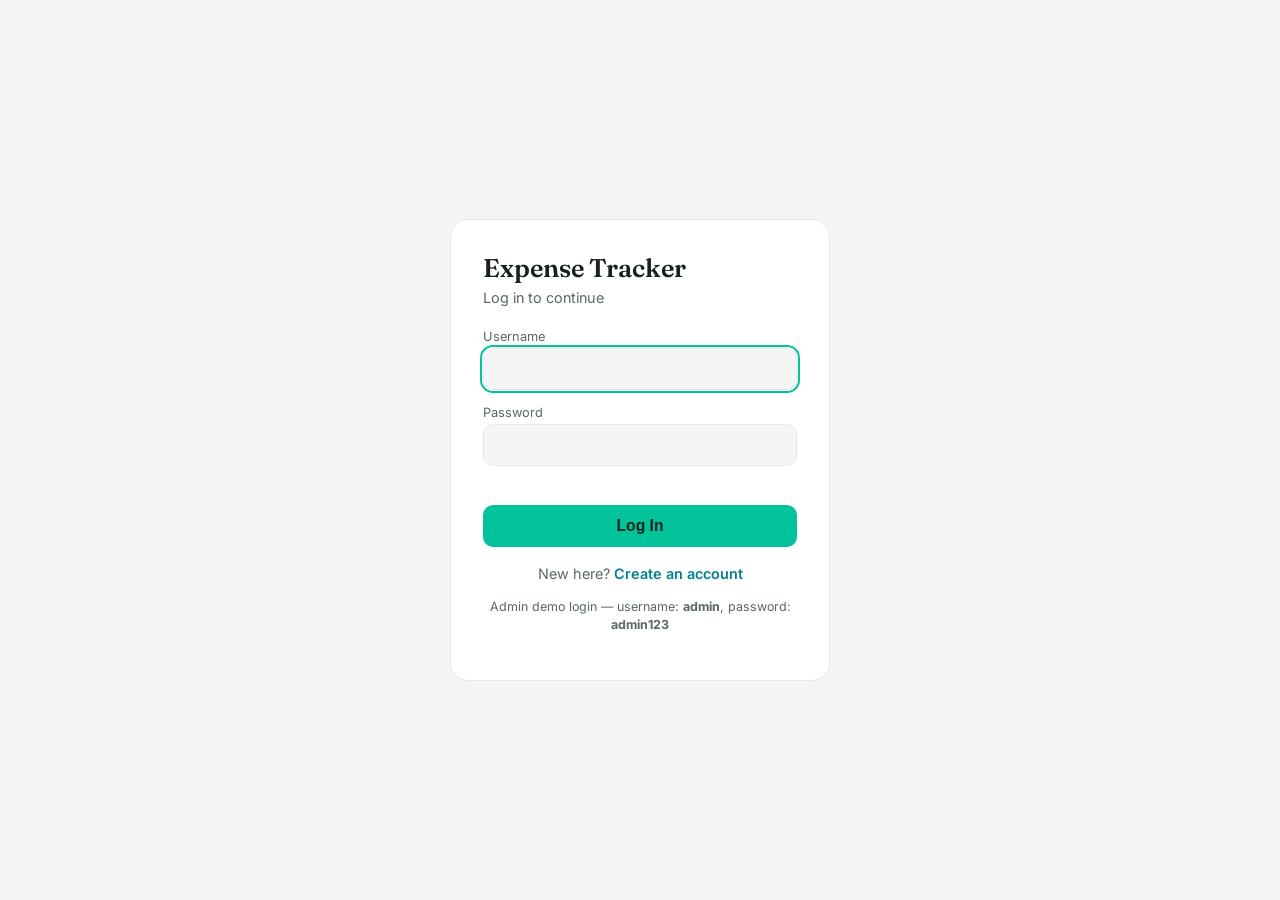
<file: expense-tracker-webapp/index.html>
<!DOCTYPE html>
<html lang="en">
<head>
<meta charset="UTF-8">
<meta name="viewport" content="width=device-width, initial-scale=1">
<title>Expense Tracker — Login</title>
<link rel="preconnect" href="https://fonts.googleapis.com">
<link href="https://fonts.googleapis.com/css2?family=Fraunces:opsz,wght@9..144,600&family=Inter:wght@400;500;600;700&display=swap" rel="stylesheet">
<link rel="stylesheet" href="css/style.css">
</head>
<body>
<div class="auth-wrap">
  <div class="auth-card">
    <h1>Expense Tracker</h1>
    <p class="sub">Log in to continue</p>
    <form id="loginForm">
      <div class="field">
        <label for="username">Username</label>
        <input type="text" id="username" required autofocus>
      </div>
      <div class="field">
        <label for="password">Password</label>
        <input type="password" id="password" required>
      </div>
      <div class="formErr" id="formErr"></div>
      <button type="submit" class="primary">Log In</button>
    </form>
    <p class="switch">New here? <a href="signup.html">Create an account</a></p>
    <p class="hint">Admin demo login — username: <strong>admin</strong>, password: <strong>admin123</strong></p>
  </div>
</div>
<script src="js/common.js"></script>
<script src="js/login.js"></script>
</body>
</html>
</file>
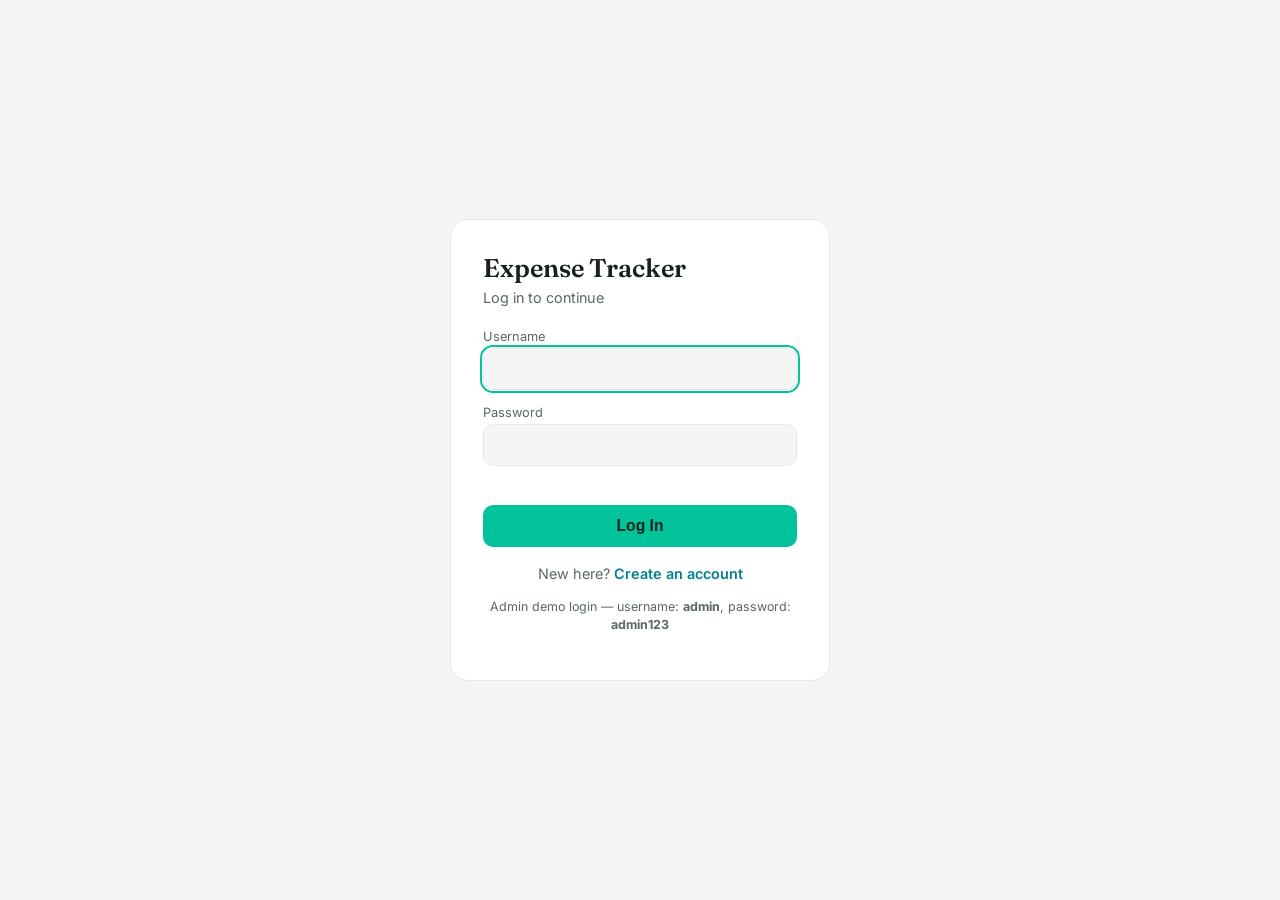
<file: expense-tracker-webapp/admin.html>
<!DOCTYPE html>
<html lang="en">
<head>
<meta charset="UTF-8">
<meta name="viewport" content="width=device-width, initial-scale=1">
<title>Expense Tracker — Admin</title>
<link rel="preconnect" href="https://fonts.googleapis.com">
<link href="https://fonts.googleapis.com/css2?family=Fraunces:opsz,wght@9..144,500;9..144,600&family=Inter:wght@400;500;600;700&display=swap" rel="stylesheet">
<link rel="stylesheet" href="css/style.css">
</head>
<body>
<div class="app-shell">
  <div class="topbar">
    <div class="brand">Expense Tracker<span>Admin Module</span></div>
    <div class="who">
      <span id="whoami"></span><span class="role-badge">Admin</span>
      <button class="logout" id="logoutBtn">Log Out</button>
    </div>
  </div>

  <div class="content">
    <div class="hero">
      <div class="stat"><div class="num" id="userCount">0</div><div class="lbl">Registered users</div></div>
      <div class="stat"><div class="num" id="allTxnCount">0</div><div class="lbl">Total transactions</div></div>
      <div class="stat"><div class="num" id="allTotal">₹0</div><div class="lbl">Total spent (all users)</div></div>
    </div>

    <div class="card">
      <h2>Manage categories</h2>
      <div class="member-add">
        <input type="text" id="catInput" placeholder="Add a category, e.g. Health">
        <button type="button" id="addCatBtn">Add</button>
      </div>
      <div class="chip-row" id="catChips"></div>
    </div>

    <div class="card">
      <h2>All registered users</h2>
      <table class="users" id="usersTable">
        <thead><tr><th>Username</th><th>Role</th><th>Transactions</th><th>Total Spent</th><th></th></tr></thead>
        <tbody id="usersBody"></tbody>
      </table>
    </div>
  </div>
</div>
<script src="js/common.js"></script>
<script src="js/admin.js"></script>
</body>
</html>
</file>
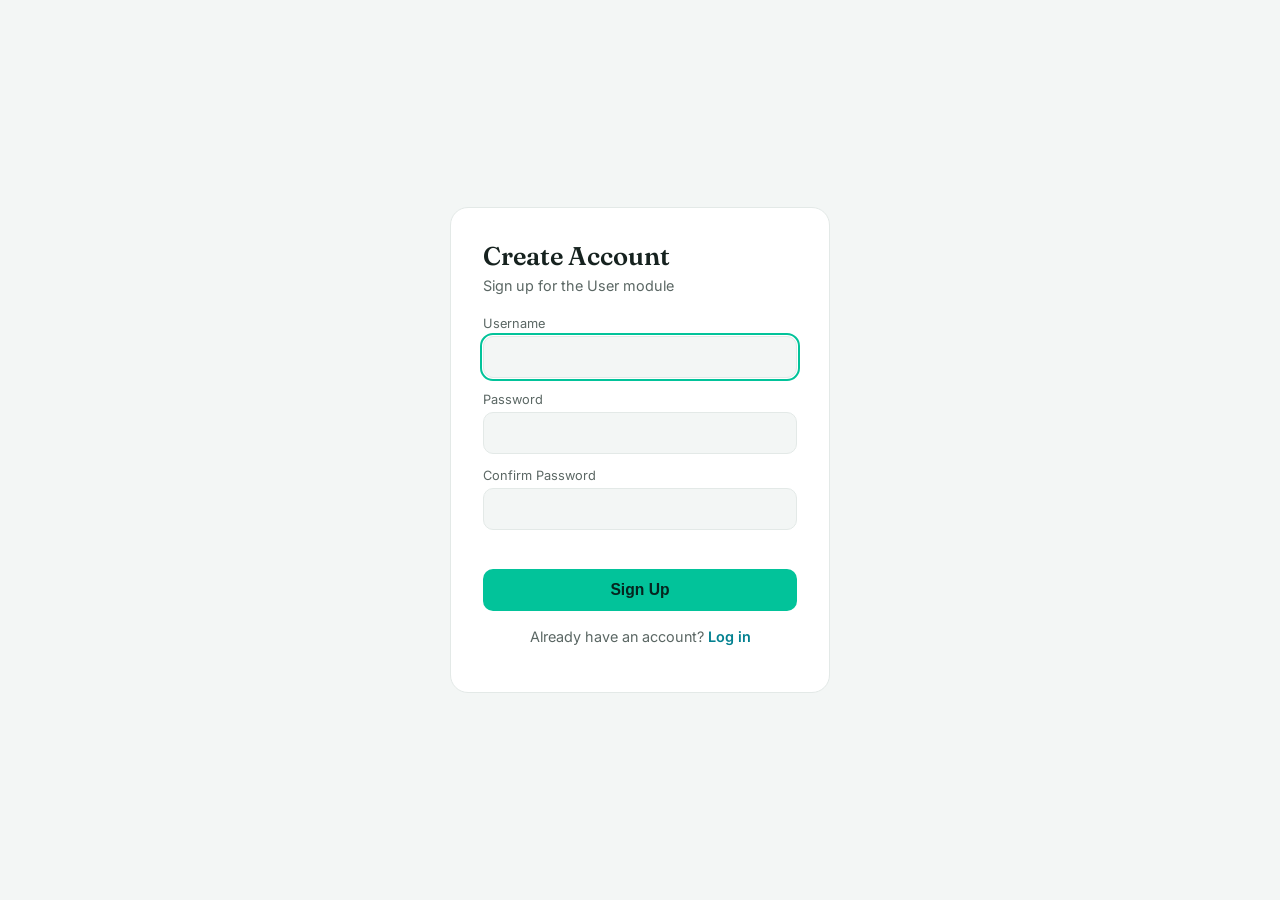
<file: expense-tracker-webapp/signup.html>
<!DOCTYPE html>
<html lang="en">
<head>
<meta charset="UTF-8">
<meta name="viewport" content="width=device-width, initial-scale=1">
<title>Expense Tracker — Sign Up</title>
<link rel="preconnect" href="https://fonts.googleapis.com">
<link href="https://fonts.googleapis.com/css2?family=Fraunces:opsz,wght@9..144,600&family=Inter:wght@400;500;600;700&display=swap" rel="stylesheet">
<link rel="stylesheet" href="css/style.css">
</head>
<body>
<div class="auth-wrap">
  <div class="auth-card">
    <h1>Create Account</h1>
    <p class="sub">Sign up for the User module</p>
    <form id="signupForm">
      <div class="field">
        <label for="username">Username</label>
        <input type="text" id="username" required autofocus>
      </div>
      <div class="field">
        <label for="password">Password</label>
        <input type="password" id="password" required minlength="4">
      </div>
      <div class="field">
        <label for="confirm">Confirm Password</label>
        <input type="password" id="confirm" required minlength="4">
      </div>
      <div class="formErr" id="formErr"></div>
      <button type="submit" class="primary">Sign Up</button>
    </form>
    <p class="switch">Already have an account? <a href="index.html">Log in</a></p>
  </div>
</div>
<script src="js/common.js"></script>
<script src="js/signup.js"></script>
</body>
</html>
</file>
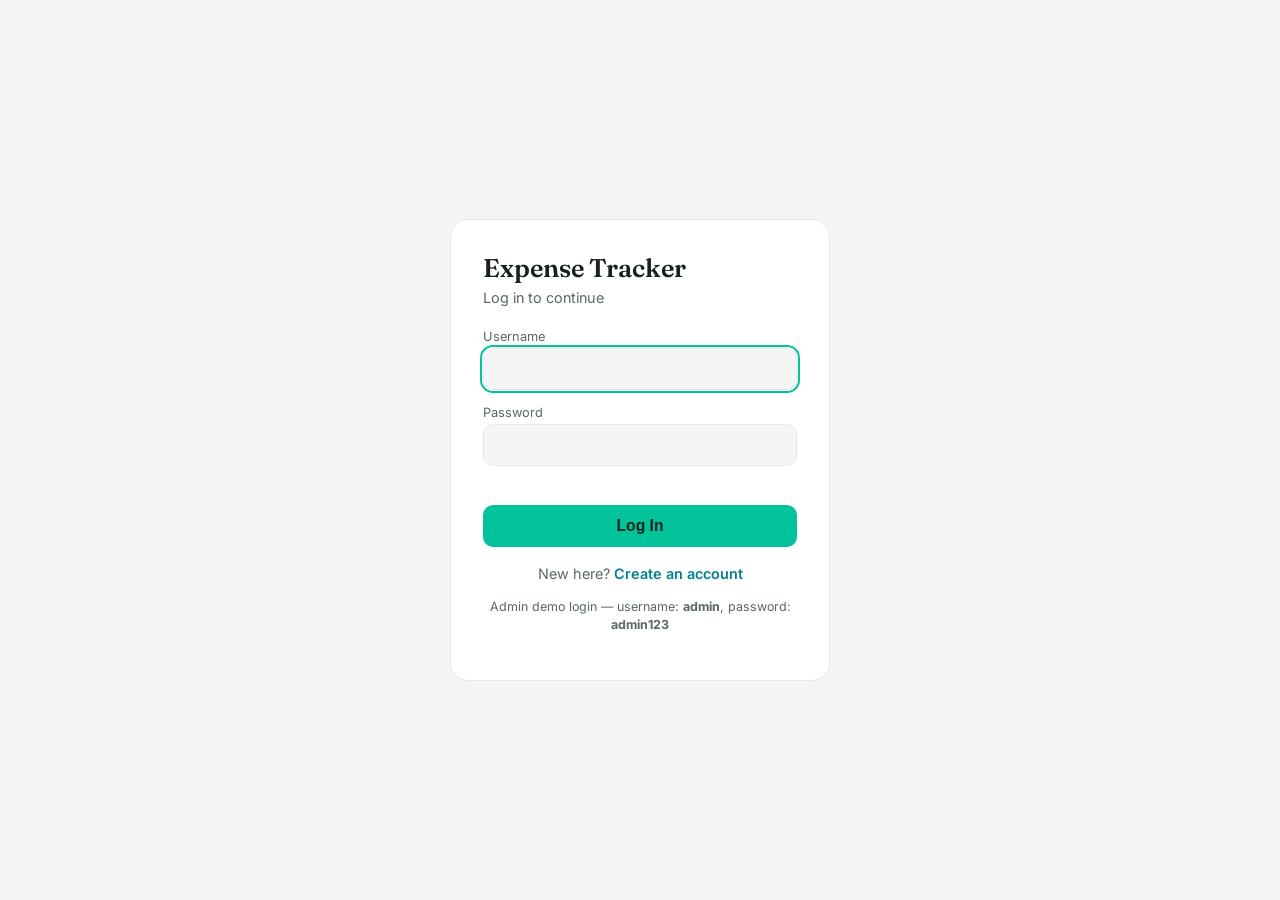
<file: expense-tracker-webapp/user.html>
<!DOCTYPE html>
<html lang="en">
<head>
<meta charset="UTF-8">
<meta name="viewport" content="width=device-width, initial-scale=1">
<title>Expense Tracker — User</title>
<link rel="preconnect" href="https://fonts.googleapis.com">
<link href="https://fonts.googleapis.com/css2?family=Fraunces:opsz,wght@9..144,500;9..144,600&family=Inter:wght@400;500;600;700&display=swap" rel="stylesheet">
<link rel="stylesheet" href="css/style.css">
</head>
<body>
<div class="app-shell">
  <div class="topbar">
    <div class="brand">Expense Tracker<span>User Module</span></div>
    <div class="who">
      <span id="whoami"></span><span class="role-badge">User</span>
      <button class="logout" id="logoutBtn">Log Out</button>
    </div>
  </div>

  <div class="content">
    <div class="hero">
      <div class="stat"><div class="num" id="totalSpent">₹0</div><div class="lbl">Total spent</div></div>
      <div class="stat"><div class="num" id="txnCount">0</div><div class="lbl">Transactions</div></div>
      <div class="stat"><div class="num" id="topCat">—</div><div class="lbl">Top category</div></div>
    </div>

    <div class="card">
      <h2>Group members</h2>
      <div class="member-add">
        <input type="text" id="memberInput" placeholder="Add a name, e.g. Asha">
        <button type="button" id="addMemberBtn">Add</button>
      </div>
      <div class="chip-row" id="memberChips"></div>
    </div>

    <div class="card">
      <h2>Add an expense</h2>
      <form id="expenseForm" class="grid-2">
        <div>
          <label for="amount">Amount (₹)</label>
          <input type="number" id="amount" min="0.01" step="0.01" placeholder="0.00" required>
        </div>
        <div>
          <label for="paidBy">Paid by</label>
          <select id="paidBy" required><option value="">Add a member first</option></select>
        </div>
        <div>
          <label for="category">Category</label>
          <select id="category" required></select>
        </div>
        <div>
          <label for="date">Date</label>
          <input type="date" id="date" required>
        </div>
        <div class="full">
          <label for="desc">Description (optional)</label>
          <input type="text" id="desc" placeholder="e.g. Groceries">
        </div>
        <div class="err" id="formErr"></div>
        <button type="submit" class="add">Add expense</button>
      </form>
    </div>

    <div class="card">
      <h2>Spending by category</h2>
      <div class="bars" id="bars"><p class="empty">Add an expense to see the breakdown.</p></div>
    </div>

    <div class="card">
      <h2>Spending by person</h2>
      <div class="bars" id="personBars"><p class="empty">Add an expense to see who's spending.</p></div>
    </div>

    <div class="card">
      <h2>Recent expenses</h2>
      <ul class="list" id="list"></ul>
    </div>
  </div>
</div>
<script src="js/common.js"></script>
<script src="js/user.js"></script>
</body>
</html>
</file>
<file: expense-tracker-webapp/css/style.css>
:root {
  box-sizing: border-box;
  --teal: #028090;
  --seafoam: #00A896;
  --mint: #02C39A;
  --dark: #0B2B2E;
  --bg: #F3F6F5;
  --card: #FFFFFF;
  --ink: #16221F;
  --muted: #5B6764;
  --border: #E3E9E7;
  --danger: #B3453A;
}
* { box-sizing: border-box; }
body {
  margin: 0;
  background: var(--bg);
  color: var(--ink);
  font-family: 'Inter', -apple-system, Segoe UI, sans-serif;
  -webkit-font-smoothing: antialiased;
}
h1, h2, h3 { font-family: 'Fraunces', Georgia, serif; font-weight: 600; margin: 0; }
a { color: var(--teal); }

/* ---------- Auth pages (login / signup) ---------- */
.auth-wrap {
  min-height: 100vh; display: flex; align-items: center; justify-content: center; padding: 1.5rem;
}
.auth-card {
  background: var(--card); border: 1px solid var(--border); border-radius: 18px;
  padding: 2rem; width: 100%; max-width: 380px;
}
.auth-card h1 { font-size: 1.6rem; margin-bottom: 0.3rem; }
.auth-card p.sub { color: var(--muted); font-size: 0.9rem; margin: 0 0 1.4rem; }
.field { margin-bottom: 0.9rem; }
.field label { display: block; font-size: 0.8rem; color: var(--muted); margin-bottom: 0.3rem; }
.field input, .field select {
  width: 100%; padding: 0.65rem 0.75rem; border-radius: 10px; border: 1px solid var(--border);
  background: var(--bg); color: var(--ink); font: inherit; font-size: 0.95rem;
}
.field input:focus, .field select:focus { outline: 2px solid var(--mint); outline-offset: 1px; }
button.primary {
  width: 100%; background: var(--mint); color: #06251F; border: none; border-radius: 10px;
  padding: 0.75rem; font-weight: 600; font-size: 0.98rem; cursor: pointer; margin-top: 0.3rem;
}
button.primary:hover { filter: brightness(1.05); }
.switch { text-align: center; margin-top: 1.1rem; font-size: 0.9rem; color: var(--muted); }
.switch a { font-weight: 600; text-decoration: none; }
.hint { font-size: 0.78rem; color: var(--muted); margin-top: 1rem; text-align: center; line-height: 1.5; }
.formErr { color: var(--danger); font-size: 0.85rem; min-height: 1.1em; margin: -0.3rem 0 0.6rem; }

/* ---------- App shell (user.html / admin.html) ---------- */
.app-shell { display: grid; grid-template-rows: auto 1fr; min-height: 100vh; }
.topbar {
  display: flex; justify-content: space-between; align-items: center;
  padding: 0.9rem 1.5rem; background: var(--dark); color: #fff;
}
.topbar .brand { font-size: 1.15rem; }
.topbar .brand span { color: var(--mint); font-family: 'Inter', sans-serif; font-weight: 500; font-size: 0.8rem; display: block; }
.topbar .who { display: flex; align-items: center; gap: 1rem; font-size: 0.9rem; }
.topbar .role-badge {
  background: var(--mint); color: #06251F; border-radius: 999px; padding: 0.15rem 0.6rem;
  font-size: 0.72rem; font-weight: 700; text-transform: uppercase; letter-spacing: 0.03em;
}
.topbar button.logout {
  background: transparent; color: #fff; border: 1px solid rgba(255,255,255,0.35); border-radius: 8px;
  padding: 0.45rem 0.85rem; font-weight: 600; cursor: pointer; font-size: 0.85rem;
}
.topbar button.logout:hover { background: rgba(255,255,255,0.1); }
.content { padding: 1.75rem 1.25rem 3rem; max-width: 900px; margin: 0 auto; width: 100%; }

/* ---------- Shared cards / forms / bars / lists ---------- */
.hero {
  background: linear-gradient(135deg, var(--teal), var(--dark)); color: #fff; border-radius: 20px;
  padding: 1.6rem 1.4rem; margin-bottom: 1.4rem; display: flex; flex-wrap: wrap; gap: 1.4rem;
}
.hero .stat { flex: 1; min-width: 130px; }
.hero .stat .num { font-family: 'Fraunces', serif; font-size: clamp(1.4rem, 5vw, 1.9rem); font-weight: 600; }
.hero .stat .lbl { font-size: 0.8rem; opacity: 0.85; margin-top: 0.15rem; }
.card { background: var(--card); border: 1px solid var(--border); border-radius: 16px; padding: 1.3rem; margin-bottom: 1.2rem; }
.card h2 { font-size: 1.1rem; margin-bottom: 0.9rem; }
.grid-2 { display: grid; grid-template-columns: 1fr 1fr; gap: 0.8rem; }
.grid-2 .full { grid-column: 1 / -1; }
label { display: block; font-size: 0.8rem; color: var(--muted); margin-bottom: 0.3rem; }
input, select { width: 100%; padding: 0.6rem 0.7rem; border-radius: 10px; border: 1px solid var(--border); background: var(--bg); color: var(--ink); font: inherit; font-size: 0.93rem; }
input:focus, select:focus, button:focus-visible { outline: 2px solid var(--mint); outline-offset: 1px; }
button.add {
  grid-column: 1 / -1; background: var(--mint); color: #06251F; border: none; border-radius: 10px;
  padding: 0.7rem; font-weight: 600; font-size: 0.95rem; cursor: pointer;
}
.err { grid-column: 1/-1; color: var(--danger); font-size: 0.85rem; min-height: 1.1em; margin: -0.2rem 0 0; }
.member-add { display: flex; gap: 0.6rem; }
.member-add input { flex: 1; }
.member-add button { background: var(--teal); color: #fff; border: none; border-radius: 10px; padding: 0 1.1rem; font-weight: 600; cursor: pointer; font-size: 0.9rem; }
.chip-row { display: flex; flex-wrap: wrap; gap: 0.5rem; margin-top: 0.9rem; }
.chip { display: flex; align-items: center; gap: 0.35rem; background: var(--bg); border: 1px solid var(--border); border-radius: 999px; padding: 0.35rem 0.5rem 0.35rem 0.9rem; font-size: 0.85rem; }
.chip button { border: none; background: transparent; color: var(--muted); cursor: pointer; font-size: 0.95rem; line-height: 1; padding: 0.1rem 0.3rem; }
.chip button:hover { color: var(--danger); }
.bars { display: flex; flex-direction: column; gap: 0.7rem; }
.bar-row .top { display: flex; justify-content: space-between; font-size: 0.87rem; margin-bottom: 0.3rem; }
.bar-track { background: var(--bg); border-radius: 999px; height: 9px; overflow: hidden; }
.bar-fill { height: 100%; border-radius: 999px; background: var(--seafoam); }
ul.list { list-style: none; margin: 0; padding: 0; display: flex; flex-direction: column; gap: 0.6rem; }
ul.list li { display: flex; align-items: center; gap: 0.85rem; padding: 0.65rem 0.1rem; border-bottom: 1px solid var(--border); }
ul.list li:last-child { border-bottom: none; }
.cat-dot { width: 0.55rem; height: 0.55rem; border-radius: 50%; flex: none; }
.item-main { flex: 1; min-width: 0; }
.item-main .desc { font-weight: 500; font-size: 0.95rem; }
.item-main .meta { color: var(--muted); font-size: 0.78rem; }
.amt { font-weight: 600; font-family: 'Fraunces', serif; }
.del { border: none; background: transparent; color: var(--muted); cursor: pointer; font-size: 1.05rem; padding: 0.2rem 0.4rem; border-radius: 6px; }
.del:hover { color: var(--danger); background: var(--bg); }
.empty { color: var(--muted); font-size: 0.9rem; padding: 0.6rem 0; }
.empty.center { text-align: center; }

/* ---------- Admin-specific ---------- */
table.users { width: 100%; border-collapse: collapse; font-size: 0.9rem; }
table.users th, table.users td { text-align: left; padding: 0.6rem 0.5rem; border-bottom: 1px solid var(--border); }
table.users th { color: var(--muted); font-weight: 600; font-size: 0.78rem; text-transform: uppercase; letter-spacing: 0.03em; }

@media (max-width: 480px) {
  .grid-2 { grid-template-columns: 1fr; }
  .topbar { flex-direction: column; align-items: flex-start; gap: 0.6rem; }
}
</file>
